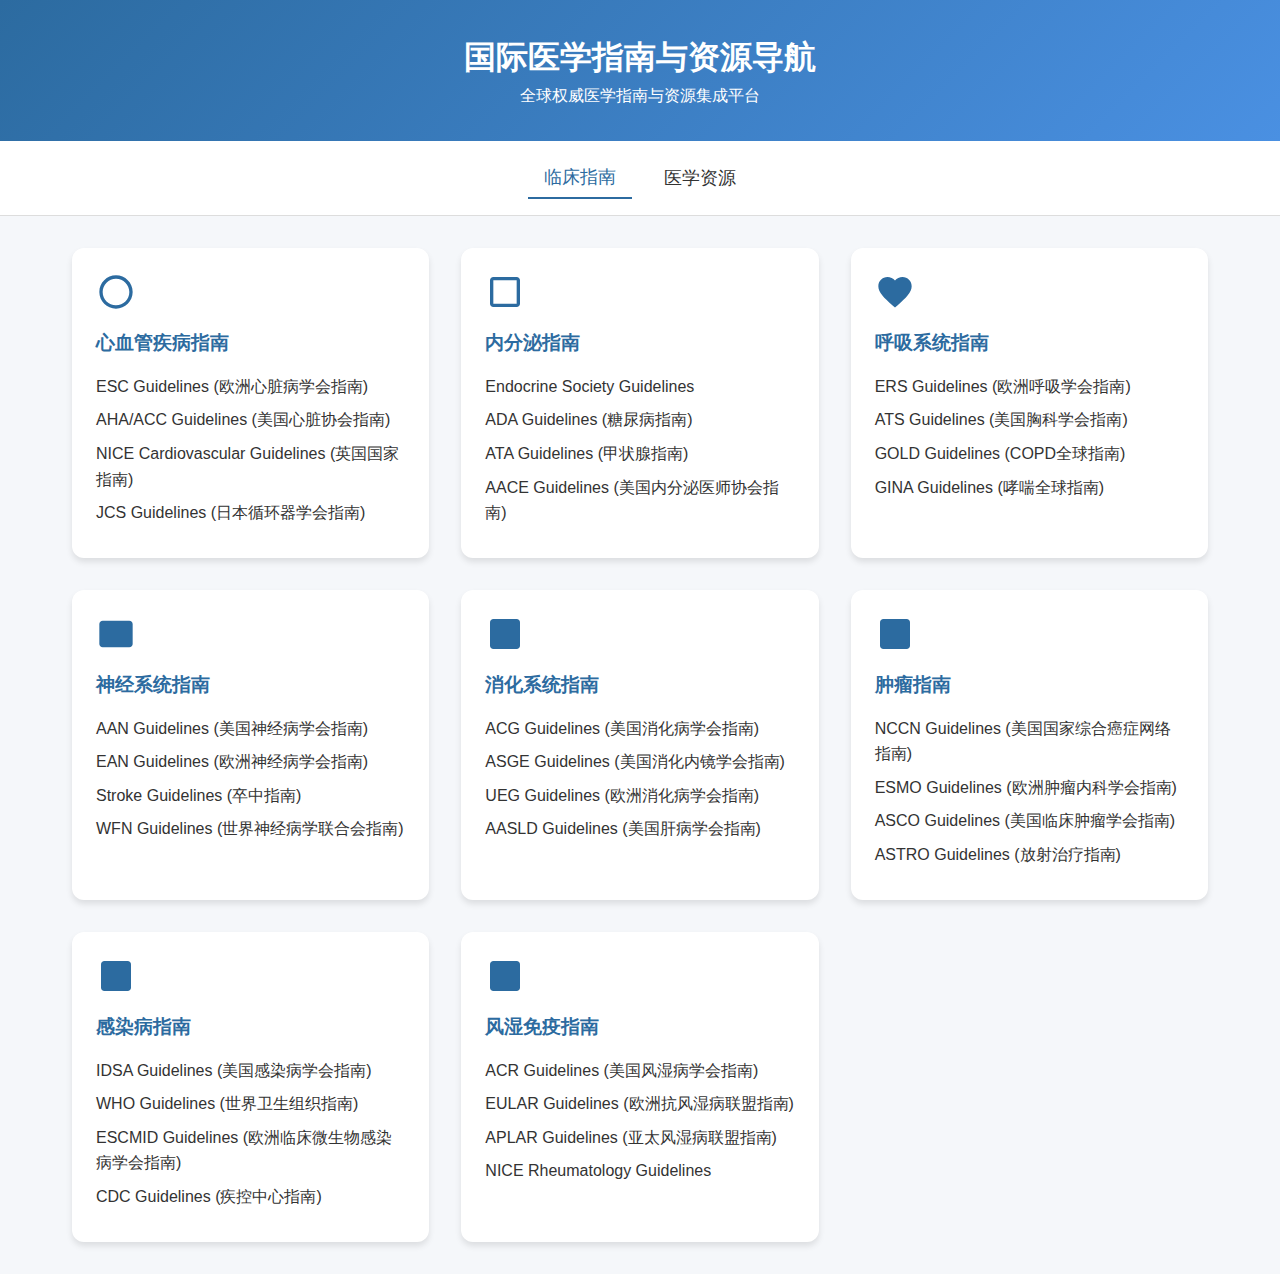
<file: index.html>
<html>
  <head>
    <base href="/" />
    <meta charset="UTF-8" />
    <meta name="viewport" content="width=device-width, initial-scale=1.0" />
    <title>国际医学指南与资源导航</title>
    <style>
      :root {
        --primary: #2c6ba0;
        --secondary: #4a90e2;
        --text: #333;
        --light: #f5f7fa;
      }

      * {
        margin: 0;
        padding: 0;
        box-sizing: border-box;
      }

      body {
        font-family: -apple-system, BlinkMacSystemFont, "Segoe UI", Roboto,
          Helvetica, Arial, sans-serif;
        line-height: 1.6;
        color: var(--text);
        background: var(--light);
      }

      header {
        background: linear-gradient(135deg, var(--primary), var(--secondary));
        color: white;
        padding: 2rem 1rem;
        text-align: center;
      }

      .nav-tabs {
        display: flex;
        justify-content: center;
        gap: 1rem;
        padding: 1rem;
        background: white;
        border-bottom: 1px solid #ddd;
      }

      .nav-tab {
        padding: 0.5rem 1rem;
        cursor: pointer;
        border: none;
        background: none;
        color: var(--text);
        font-size: 1.1rem;
        transition: color 0.3s;
      }

      .nav-tab.active {
        color: var(--primary);
        border-bottom: 2px solid var(--primary);
      }

      .guidelines-grid {
        display: grid;
        grid-template-columns: repeat(auto-fit, minmax(300px, 1fr));
        gap: 2rem;
        padding: 2rem;
        max-width: 1200px;
        margin: 0 auto;
      }

      .section {
        display: none;
      }

      .section.active {
        display: grid;
      }

      .guideline-card {
        background: white;
        border-radius: 12px;
        padding: 1.5rem;
        box-shadow: 0 4px 6px rgba(0, 0, 0, 0.1);
        transition: transform 0.3s ease;
        opacity: 0;
        transform: translateY(20px);
      }

      .guideline-card:hover {
        transform: translateY(-5px);
      }

      .category-icon {
        width: 40px;
        height: 40px;
        fill: var(--primary);
        margin-bottom: 1rem;
      }

      .guideline-card h3 {
        color: var(--primary);
        margin-bottom: 1rem;
      }

      .guidelines-list {
        list-style: none;
      }

      .guidelines-list li {
        margin-bottom: 0.5rem;
      }

      .guidelines-list a {
        color: var(--text);
        text-decoration: none;
        display: flex;
        align-items: center;
        gap: 0.5rem;
      }

      .guidelines-list a:hover {
        color: var(--secondary);
      }

      @media (max-width: 768px) {
        .guidelines-grid {
          grid-template-columns: 1fr;
        }

        .nav-tabs {
          flex-wrap: wrap;
        }
      }
    </style>
  </head>
  <body>
    <header>
      <h1>国际医学指南与资源导航</h1>
      <p>全球权威医学指南与资源集成平台</p>
    </header>

    <nav class="nav-tabs">
      <button class="nav-tab active" data-section="guidelines">临床指南</button>
      <button class="nav-tab" data-section="resources">医学资源</button>
    </nav>

    <main>
      <section id="guidelines" class="guidelines-grid section active">
        <div class="guideline-card">
          <svg class="category-icon" viewBox="0 0 24 24">
            <path
              d="M12 2C6.48 2 2 6.48 2 12s4.48 10 10 10 10-4.48 10-10S17.52 2 12 2zm0 18c-4.41 0-8-3.59-8-8s3.59-8 8-8 8 3.59 8 8-3.59 8-8 8z"
            />
          </svg>
          <h3>心血管疾病指南</h3>
          <ul class="guidelines-list">
            <li>
              <a href="https://www.escardio.org/Guidelines"
                >ESC Guidelines (欧洲心脏病学会指南)</a
              >
            </li>
            <li>
              <a href="https://professional.heart.org/guidelines"
                >AHA/ACC Guidelines (美国心脏协会指南)</a
              >
            </li>
            <li>
              <a href="https://www.nice.org.uk/guidance"
                >NICE Cardiovascular Guidelines (英国国家指南)</a
              >
            </li>
            <li>
              <a href="https://www.jcs.or.jp/english/guidelines/"
                >JCS Guidelines (日本循环器学会指南)</a
              >
            </li>
          </ul>
        </div>

        <div class="guideline-card">
          <svg class="category-icon" viewBox="0 0 24 24">
            <path
              d="M19 3H5c-1.1 0-2 .9-2 2v14c0 1.1.9 2 2 2h14c1.1 0 2-.9 2-2V5c0-1.1-.9-2-2-2zm0 16H5V5h14v14z"
            />
          </svg>
          <h3>内分泌指南</h3>
          <ul class="guidelines-list">
            <li>
              <a href="https://www.endocrine.org/clinical-practice-guidelines"
                >Endocrine Society Guidelines</a
              >
            </li>
            <li>
              <a
                href="https://professional.diabetes.org/content-page/practice-guidelines-resources"
                >ADA Guidelines (糖尿病指南)</a
              >
            </li>
            <li>
              <a
                href="https://www.thyroid.org/professionals/ata-professional-guidelines/"
                >ATA Guidelines (甲状腺指南)</a
              >
            </li>
            <li>
              <a href="https://www.aace.com/disease-state-resources"
                >AACE Guidelines (美国内分泌医师协会指南)</a
              >
            </li>
          </ul>
        </div>

        <div class="guideline-card">
          <svg class="category-icon" viewBox="0 0 24 24">
            <path
              d="M12 21.35l-1.45-1.32C5.4 15.36 2 12.28 2 8.5 2 5.42 4.42 3 7.5 3c1.74 0 3.41.81 4.5 2.09C13.09 3.81 14.76 3 16.5 3 19.58 3 22 5.42 22 8.5c0 3.78-3.4 6.86-8.55 11.54L12 21.35z"
            />
          </svg>
          <h3>呼吸系统指南</h3>
          <ul class="guidelines-list">
            <li>
              <a href="https://www.ersnet.org/guidelines"
                >ERS Guidelines (欧洲呼吸学会指南)</a
              >
            </li>
            <li>
              <a href="https://www.thoracic.org/statements/"
                >ATS Guidelines (美国胸科学会指南)</a
              >
            </li>
            <li>
              <a
                href="https://goldcopd.org/guidelines-global-strategy-for-diagnosis-management/"
                >GOLD Guidelines (COPD全球指南)</a
              >
            </li>
            <li>
              <a href="https://ginasthma.org/"
                >GINA Guidelines (哮喘全球指南)</a
              >
            </li>
          </ul>
        </div>

        <div class="guideline-card">
          <svg class="category-icon" viewBox="0 0 24 24">
            <path
              d="M20 4H4c-1.1 0-2 .9-2 2v12c0 1.1.9 2 2 2h16c1.1 0 2-.9 2-2V6c0-1.1-.9-2-2-2z"
            />
          </svg>
          <h3>神经系统指南</h3>
          <ul class="guidelines-list">
            <li>
              <a href="https://www.aan.com/practice/guidelines"
                >AAN Guidelines (美国神经病学会指南)</a
              >
            </li>
            <li>
              <a href="https://www.eaneurology.org/guidelines"
                >EAN Guidelines (欧洲神经病学会指南)</a
              >
            </li>
            <li>
              <a href="https://professional.heart.org/stroke"
                >Stroke Guidelines (卒中指南)</a
              >
            </li>
            <li>
              <a href="https://www.wfneurology.org/guidelines"
                >WFN Guidelines (世界神经病学联合会指南)</a
              >
            </li>
          </ul>
        </div>

        <div class="guideline-card">
          <svg class="category-icon" viewBox="0 0 24 24">
            <path
              d="M19 3H5c-1.1 0-2 .9-2 2v14c0 1.1.9 2 2 2h14c1.1 0 2-.9 2-2V5c0-1.1-.9-2-2-2z"
            />
          </svg>
          <h3>消化系统指南</h3>
          <ul class="guidelines-list">
            <li>
              <a href="https://www.gastro.org/guidelines"
                >ACG Guidelines (美国消化病学会指南)</a
              >
            </li>
            <li>
              <a href="https://www.asge.org/home/guidelines"
                >ASGE Guidelines (美国消化内镜学会指南)</a
              >
            </li>
            <li>
              <a href="https://www.ueg.eu/guidelines/"
                >UEG Guidelines (欧洲消化病学会指南)</a
              >
            </li>
            <li>
              <a href="https://www.aasld.org/practice-guidelines"
                >AASLD Guidelines (美国肝病学会指南)</a
              >
            </li>
          </ul>
        </div>

        <div class="guideline-card">
          <svg class="category-icon" viewBox="0 0 24 24">
            <path
              d="M19 3H5c-1.1 0-2 .9-2 2v14c0 1.1.9 2 2 2h14c1.1 0 2-.9 2-2V5c0-1.1-.9-2-2-2z"
            />
          </svg>
          <h3>肿瘤指南</h3>
          <ul class="guidelines-list">
            <li>
              <a href="https://www.nccn.org/guidelines/"
                >NCCN Guidelines (美国国家综合癌症网络指南)</a
              >
            </li>
            <li>
              <a href="https://www.esmo.org/guidelines"
                >ESMO Guidelines (欧洲肿瘤内科学会指南)</a
              >
            </li>
            <li>
              <a href="https://www.asco.org/practice-guidelines"
                >ASCO Guidelines (美国临床肿瘤学会指南)</a
              >
            </li>
            <li>
              <a href="https://www.astro.org/guidelines"
                >ASTRO Guidelines (放射治疗指南)</a
              >
            </li>
          </ul>
        </div>

        <div class="guideline-card">
          <svg class="category-icon" viewBox="0 0 24 24">
            <path
              d="M19 3H5c-1.1 0-2 .9-2 2v14c0 1.1.9 2 2 2h14c1.1 0 2-.9 2-2V5c0-1.1-.9-2-2-2z"
            />
          </svg>
          <h3>感染病指南</h3>
          <ul class="guidelines-list">
            <li>
              <a href="https://www.idsociety.org/practice-guidelines"
                >IDSA Guidelines (美国感染病学会指南)</a
              >
            </li>
            <li>
              <a href="https://www.who.int/publications/guidelines"
                >WHO Guidelines (世界卫生组织指南)</a
              >
            </li>
            <li>
              <a href="https://www.escmid.org/guidelines"
                >ESCMID Guidelines (欧洲临床微生物感染病学会指南)</a
              >
            </li>
            <li>
              <a href="https://www.cdc.gov/infectioncontrol/guidelines/"
                >CDC Guidelines (疾控中心指南)</a
              >
            </li>
          </ul>
        </div>

        <div class="guideline-card">
          <svg class="category-icon" viewBox="0 0 24 24">
            <path
              d="M19 3H5c-1.1 0-2 .9-2 2v14c0 1.1.9 2 2 2h14c1.1 0 2-.9 2-2V5c0-1.1-.9-2-2-2z"
            />
          </svg>
          <h3>风湿免疫指南</h3>
          <ul class="guidelines-list">
            <li>
              <a
                href="https://www.rheumatology.org/Practice-Quality/Clinical-Support/Clinical-Practice-Guidelines"
                >ACR Guidelines (美国风湿病学会指南)</a
              >
            </li>
            <li>
              <a href="https://www.eular.org/recommendations_management.cfm"
                >EULAR Guidelines (欧洲抗风湿病联盟指南)</a
              >
            </li>
            <li>
              <a href="https://www.aplar.org/guidelines/"
                >APLAR Guidelines (亚太风湿病联盟指南)</a
              >
            </li>
            <li>
              <a
                href="https://www.nice.org.uk/guidance/conditions-and-diseases/musculoskeletal-conditions"
                >NICE Rheumatology Guidelines</a
              >
            </li>
          </ul>
        </div>
      </section>

      <section id="resources" class="guidelines-grid section">
        <div class="guideline-card">
          <svg class="category-icon" viewBox="0 0 24 24">
            <path
              d="M12 21.35l-1.45-1.32C5.4 15.36 2 12.28 2 8.5 2 5.42 4.42 3 7.5 3c1.74 0 3.41.81 4.5 2.09C13.09 3.81 14.76 3 16.5 3 19.58 3 22 5.42 22 8.5c0 3.78-3.4 6.86-8.55 11.54L12 21.35z"
            />
          </svg>
          <h3>医学期刊数据库</h3>
          <ul class="guidelines-list">
            <li>
              <a href="https://pubmed.ncbi.nlm.nih.gov/">PubMed Central</a>
            </li>
            <li><a href="https://www.sciencedirect.com/">Science Direct</a></li>
            <li>
              <a href="https://www.cochranelibrary.com/">Cochrane Library</a>
            </li>
            <li><a href="https://www.embase.com/">EMBASE</a></li>
          </ul>
        </div>

        <div class="guideline-card">
          <svg class="category-icon" viewBox="0 0 24 24">
            <path
              d="M12 2C6.48 2 2 6.48 2 12s4.48 10 10 10 10-4.48 10-10S17.52 2 12 2zm0 18c-4.41 0-8-3.59-8-8s3.59-8 8-8 8 3.59 8 8-3.59 8-8 8z"
            />
          </svg>
          <h3>顶级医学期刊</h3>
          <ul class="guidelines-list">
            <li>
              <a href="https://www.nejm.org/"
                >New England Journal of Medicine</a
              >
            </li>
            <li><a href="https://www.thelancet.com/">The Lancet</a></li>
            <li><a href="https://jamanetwork.com/">JAMA Network</a></li>
            <li><a href="https://www.bmj.com/">The BMJ</a></li>
          </ul>
        </div>

        <div class="guideline-card">
          <svg class="category-icon" viewBox="0 0 24 24">
            <path
              d="M19 3H5c-1.1 0-2 .9-2 2v14c0 1.1.9 2 2 2h14c1.1 0 2-.9 2-2V5c0-1.1-.9-2-2-2z"
            />
          </svg>
          <h3>医学教育资源</h3>
          <ul class="guidelines-list">
            <li>
              <a href="https://www.uptodate.com/"
                >UpToDate (循证医学决策支持)</a
              >
            </li>
            <li>
              <a href="https://www.medscape.com/">Medscape (医学新闻和教育)</a>
            </li>
            <li><a href="https://www.webmd.com/">WebMD (医学健康资讯)</a></li>
            <li>
              <a href="https://medlineplus.gov/"
                >MedlinePlus (美国国家医学图书馆资源)</a
              >
            </li>
            <li>
              <a href="https://www.mayoclinic.org/"
                >Mayo Clinic (梅奥诊所资源)</a
              >
            </li>
            <li>
              <a href="https://www.healthline.com/"
                >Healthline (健康医疗资讯)</a
              >
            </li>
            <li>
              <a href="https://my.clevelandclinic.org/"
                >Cleveland Clinic (克利夫兰诊所资源)</a
              >
            </li>
            <li>
              <a href="https://www.msdmanuals.cn/"
                >MSD Manual (默沙东诊疗手册)</a
              >
            </li>
          </ul>
        </div>

        <div class="guideline-card">
          <svg class="category-icon" viewBox="0 0 24 24">
            <path
              d="M20 4H4c-1.1 0-2 .9-2 2v12c0 1.1.9 2 2 2h16c1.1 0 2-.9 2-2V6c0-1.1-.9-2-2-2z"
            />
          </svg>
          <h3>药物信息数据库</h3>
          <ul class="guidelines-list">
            <li><a href="https://www.drugs.com/">Drugs.com</a></li>
            <li>
              <a href="https://reference.medscape.com/drugs"
                >Medscape Drug Reference</a
              >
            </li>
            <li>
              <a href="https://www.micromedexsolutions.com/">Micromedex</a>
            </li>
            <li>
              <a href="https://www.accessdata.fda.gov/scripts/cder/daf/"
                >FDA Drugs Database</a
              >
            </li>
          </ul>
        </div>
      </section>
    </main>

    <script>
      window.addEventListener("load", function () {
        // Initialize card animations
        document.querySelectorAll(".guideline-card").forEach((card, index) => {
          setTimeout(() => {
            card.style.opacity = "1";
            card.style.transform = "translateY(0)";
          }, index * 100);
        });

        // Tab switching functionality
        const tabs = document.querySelectorAll(".nav-tab");
        const sections = document.querySelectorAll(".section");

        tabs.forEach((tab) => {
          tab.addEventListener("click", () => {
            // Remove active class from all tabs and sections
            tabs.forEach((t) => t.classList.remove("active"));
            sections.forEach((s) => s.classList.remove("active"));

            // Add active class to clicked tab and corresponding section
            tab.classList.add("active");
            const sectionId = tab.getAttribute("data-section");
            document.getElementById(sectionId).classList.add("active");

            // Reinitialize card animations for newly visible section
            document
              .querySelectorAll(`#${sectionId} .guideline-card`)
              .forEach((card, index) => {
                card.style.opacity = "0";
                card.style.transform = "translateY(20px)";
                setTimeout(() => {
                  card.style.opacity = "1";
                  card.style.transform = "translateY(0)";
                }, index * 100);
              });
          });
        });
      });
    </script>
  </body>
</html>
</file>
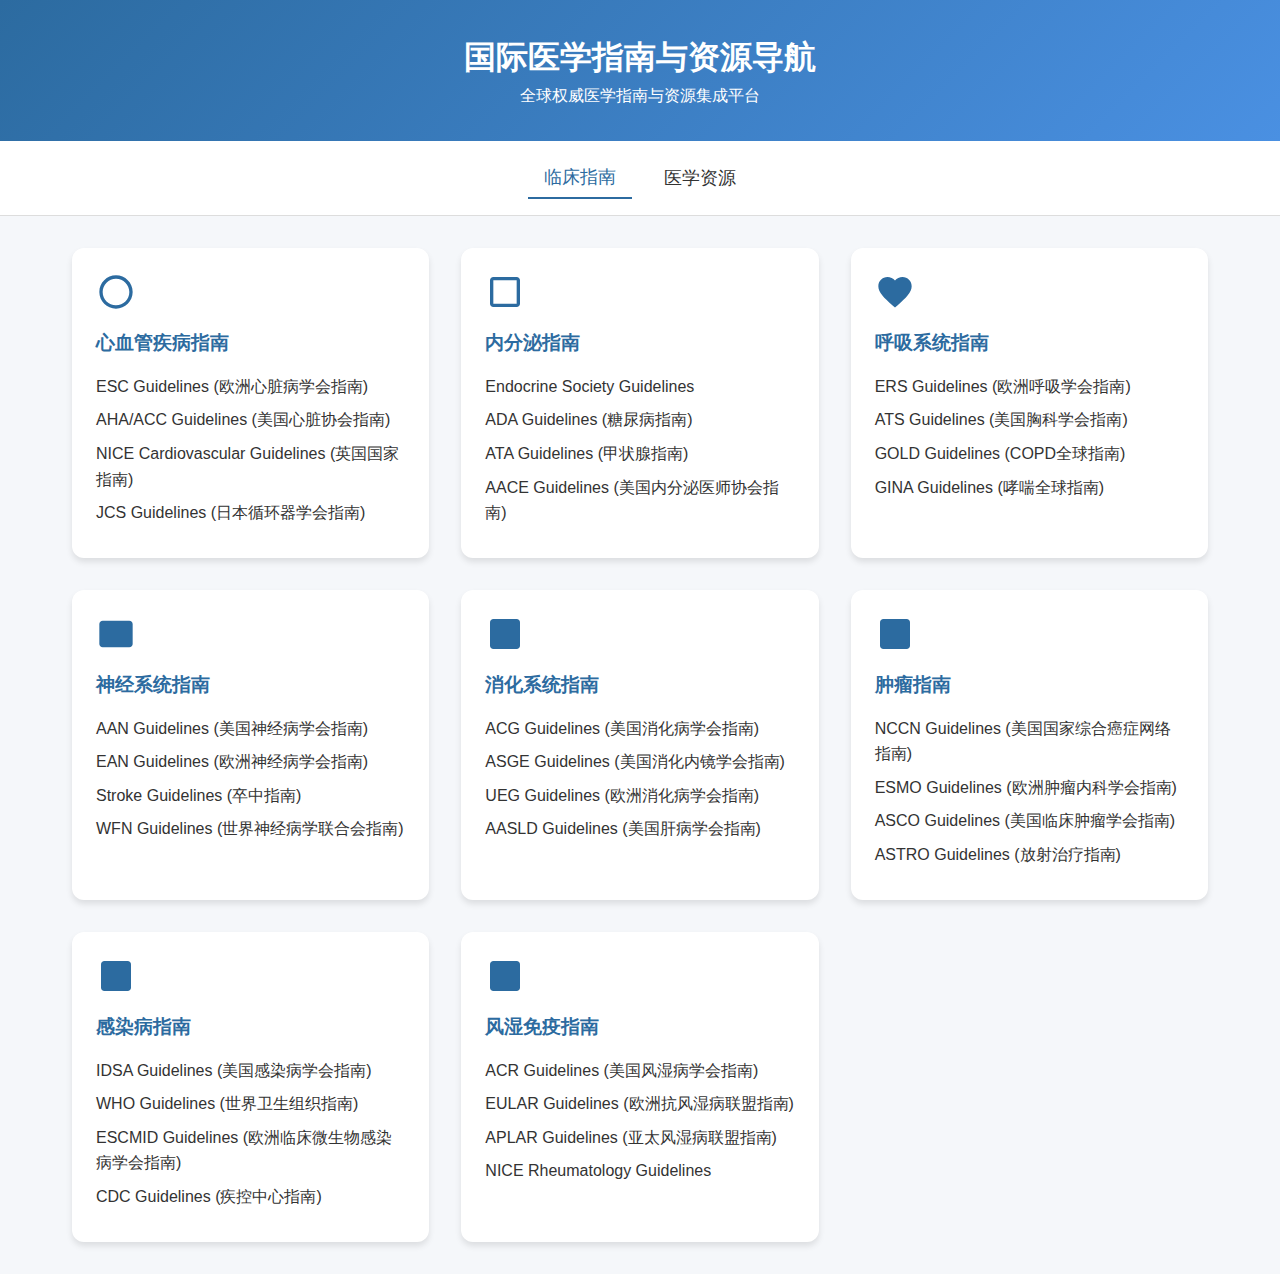
<file: JeQhuRcQrRKLnV4ZY.html>
<html><head><base href="/" /><meta charset="UTF-8"><meta name="viewport" content="width=device-width, initial-scale=1.0"><title>国际医学指南与资源导航</title>
<style>
:root {
  --primary: #2c6ba0;
  --secondary: #4a90e2;
  --text: #333;
  --light: #f5f7fa;
}

* {
  margin: 0;
  padding: 0;
  box-sizing: border-box;
}

body {
  font-family: -apple-system, BlinkMacSystemFont, "Segoe UI", Roboto, Helvetica, Arial, sans-serif;
  line-height: 1.6;
  color: var(--text);
  background: var(--light);
}

header {
  background: linear-gradient(135deg, var(--primary), var(--secondary));
  color: white;
  padding: 2rem 1rem;
  text-align: center;
}

.nav-tabs {
  display: flex;
  justify-content: center;
  gap: 1rem;
  padding: 1rem;
  background: white;
  border-bottom: 1px solid #ddd;
}

.nav-tab {
  padding: 0.5rem 1rem;
  cursor: pointer;
  border: none;
  background: none;
  color: var(--text);
  font-size: 1.1rem;
  transition: color 0.3s;
}

.nav-tab.active {
  color: var(--primary);
  border-bottom: 2px solid var(--primary);
}

.guidelines-grid {
  display: grid;
  grid-template-columns: repeat(auto-fit, minmax(300px, 1fr));
  gap: 2rem;
  padding: 2rem;
  max-width: 1200px;
  margin: 0 auto;
}

.section {
  display: none;
}

.section.active {
  display: grid;
}

.guideline-card {
  background: white;
  border-radius: 12px;
  padding: 1.5rem;
  box-shadow: 0 4px 6px rgba(0,0,0,0.1);
  transition: transform 0.3s ease;
  opacity: 0;
  transform: translateY(20px);
}

.guideline-card:hover {
  transform: translateY(-5px);
}

.category-icon {
  width: 40px;
  height: 40px;
  fill: var(--primary);
  margin-bottom: 1rem;
}

.guideline-card h3 {
  color: var(--primary);
  margin-bottom: 1rem;
}

.guidelines-list {
  list-style: none;
}

.guidelines-list li {
  margin-bottom: 0.5rem;
}

.guidelines-list a {
  color: var(--text);
  text-decoration: none;
  display: flex;
  align-items: center;
  gap: 0.5rem;
}

.guidelines-list a:hover {
  color: var(--secondary);
}

@media (max-width: 768px) {
  .guidelines-grid {
    grid-template-columns: 1fr;
  }
  
  .nav-tabs {
    flex-wrap: wrap;
  }
}
</style>
</head>
<body>
  <header>
    <h1>国际医学指南与资源导航</h1>
    <p>全球权威医学指南与资源集成平台</p>
  </header>

  <nav class="nav-tabs">
    <button class="nav-tab active" data-section="guidelines">临床指南</button>
    <button class="nav-tab" data-section="resources">医学资源</button>
  </nav>

  <main>
    <section id="guidelines" class="guidelines-grid section active">
      <div class="guideline-card">
        <svg class="category-icon" viewBox="0 0 24 24">
          <path d="M12 2C6.48 2 2 6.48 2 12s4.48 10 10 10 10-4.48 10-10S17.52 2 12 2zm0 18c-4.41 0-8-3.59-8-8s3.59-8 8-8 8 3.59 8 8-3.59 8-8 8z"/>
        </svg>
        <h3>心血管疾病指南</h3>
        <ul class="guidelines-list">
          <li><a href="https://www.escardio.org/Guidelines">ESC Guidelines (欧洲心脏病学会指南)</a></li>
          <li><a href="https://professional.heart.org/guidelines">AHA/ACC Guidelines (美国心脏协会指南)</a></li>
          <li><a href="https://www.nice.org.uk/guidance">NICE Cardiovascular Guidelines (英国国家指南)</a></li>
          <li><a href="https://www.jcs.or.jp/english/guidelines/">JCS Guidelines (日本循环器学会指南)</a></li>
        </ul>
      </div>

      <div class="guideline-card">
        <svg class="category-icon" viewBox="0 0 24 24">
          <path d="M19 3H5c-1.1 0-2 .9-2 2v14c0 1.1.9 2 2 2h14c1.1 0 2-.9 2-2V5c0-1.1-.9-2-2-2zm0 16H5V5h14v14z"/>
        </svg>
        <h3>内分泌指南</h3>
        <ul class="guidelines-list">
          <li><a href="https://www.endocrine.org/clinical-practice-guidelines">Endocrine Society Guidelines</a></li>
          <li><a href="https://professional.diabetes.org/content-page/practice-guidelines-resources">ADA Guidelines (糖尿病指南)</a></li>
          <li><a href="https://www.thyroid.org/professionals/ata-professional-guidelines/">ATA Guidelines (甲状腺指南)</a></li>
          <li><a href="https://www.aace.com/disease-state-resources">AACE Guidelines (美国内分泌医师协会指南)</a></li>
        </ul>
      </div>

      <div class="guideline-card">
        <svg class="category-icon" viewBox="0 0 24 24">
          <path d="M12 21.35l-1.45-1.32C5.4 15.36 2 12.28 2 8.5 2 5.42 4.42 3 7.5 3c1.74 0 3.41.81 4.5 2.09C13.09 3.81 14.76 3 16.5 3 19.58 3 22 5.42 22 8.5c0 3.78-3.4 6.86-8.55 11.54L12 21.35z"/>
        </svg>
        <h3>呼吸系统指南</h3>
        <ul class="guidelines-list">
          <li><a href="https://www.ersnet.org/guidelines">ERS Guidelines (欧洲呼吸学会指南)</a></li>
          <li><a href="https://www.thoracic.org/statements/">ATS Guidelines (美国胸科学会指南)</a></li>
          <li><a href="https://goldcopd.org/guidelines-global-strategy-for-diagnosis-management/">GOLD Guidelines (COPD全球指南)</a></li>
          <li><a href="https://ginasthma.org/">GINA Guidelines (哮喘全球指南)</a></li>
        </ul>
      </div>

      <div class="guideline-card">
        <svg class="category-icon" viewBox="0 0 24 24">
          <path d="M20 4H4c-1.1 0-2 .9-2 2v12c0 1.1.9 2 2 2h16c1.1 0 2-.9 2-2V6c0-1.1-.9-2-2-2z"/>
        </svg>
        <h3>神经系统指南</h3>
        <ul class="guidelines-list">
          <li><a href="https://www.aan.com/practice/guidelines">AAN Guidelines (美国神经病学会指南)</a></li>
          <li><a href="https://www.eaneurology.org/guidelines">EAN Guidelines (欧洲神经病学会指南)</a></li>
          <li><a href="https://professional.heart.org/stroke">Stroke Guidelines (卒中指南)</a></li>
          <li><a href="https://www.wfneurology.org/guidelines">WFN Guidelines (世界神经病学联合会指南)</a></li>
        </ul>
      </div>

      <div class="guideline-card">
        <svg class="category-icon" viewBox="0 0 24 24">
          <path d="M19 3H5c-1.1 0-2 .9-2 2v14c0 1.1.9 2 2 2h14c1.1 0 2-.9 2-2V5c0-1.1-.9-2-2-2z"/>
        </svg>
        <h3>消化系统指南</h3>
        <ul class="guidelines-list">
          <li><a href="https://www.gastro.org/guidelines">ACG Guidelines (美国消化病学会指南)</a></li>
          <li><a href="https://www.asge.org/home/guidelines">ASGE Guidelines (美国消化内镜学会指南)</a></li>
          <li><a href="https://www.ueg.eu/guidelines/">UEG Guidelines (欧洲消化病学会指南)</a></li>
          <li><a href="https://www.aasld.org/practice-guidelines">AASLD Guidelines (美国肝病学会指南)</a></li>
        </ul>
      </div>

      <div class="guideline-card">
        <svg class="category-icon" viewBox="0 0 24 24">
          <path d="M19 3H5c-1.1 0-2 .9-2 2v14c0 1.1.9 2 2 2h14c1.1 0 2-.9 2-2V5c0-1.1-.9-2-2-2z"/>
        </svg>
        <h3>肿瘤指南</h3>
        <ul class="guidelines-list">
          <li><a href="https://www.nccn.org/guidelines/">NCCN Guidelines (美国国家综合癌症网络指南)</a></li>
          <li><a href="https://www.esmo.org/guidelines">ESMO Guidelines (欧洲肿瘤内科学会指南)</a></li>
          <li><a href="https://www.asco.org/practice-guidelines">ASCO Guidelines (美国临床肿瘤学会指南)</a></li>
          <li><a href="https://www.astro.org/guidelines">ASTRO Guidelines (放射治疗指南)</a></li>
        </ul>
      </div>

      <div class="guideline-card">
        <svg class="category-icon" viewBox="0 0 24 24">
          <path d="M19 3H5c-1.1 0-2 .9-2 2v14c0 1.1.9 2 2 2h14c1.1 0 2-.9 2-2V5c0-1.1-.9-2-2-2z"/>
        </svg>
        <h3>感染病指南</h3>
        <ul class="guidelines-list">
          <li><a href="https://www.idsociety.org/practice-guidelines">IDSA Guidelines (美国感染病学会指南)</a></li>
          <li><a href="https://www.who.int/publications/guidelines">WHO Guidelines (世界卫生组织指南)</a></li>
          <li><a href="https://www.escmid.org/guidelines">ESCMID Guidelines (欧洲临床微生物感染病学会指南)</a></li>
          <li><a href="https://www.cdc.gov/infectioncontrol/guidelines/">CDC Guidelines (疾控中心指南)</a></li>
        </ul>
      </div>

      <div class="guideline-card">
        <svg class="category-icon" viewBox="0 0 24 24">
          <path d="M19 3H5c-1.1 0-2 .9-2 2v14c0 1.1.9 2 2 2h14c1.1 0 2-.9 2-2V5c0-1.1-.9-2-2-2z"/>
        </svg>
        <h3>风湿免疫指南</h3>
        <ul class="guidelines-list">
          <li><a href="https://www.rheumatology.org/Practice-Quality/Clinical-Support/Clinical-Practice-Guidelines">ACR Guidelines (美国风湿病学会指南)</a></li>
          <li><a href="https://www.eular.org/recommendations_management.cfm">EULAR Guidelines (欧洲抗风湿病联盟指南)</a></li>
          <li><a href="https://www.aplar.org/guidelines/">APLAR Guidelines (亚太风湿病联盟指南)</a></li>
          <li><a href="https://www.nice.org.uk/guidance/conditions-and-diseases/musculoskeletal-conditions">NICE Rheumatology Guidelines</a></li>
        </ul>
      </div>
    </section>

    <section id="resources" class="guidelines-grid section">
      <div class="guideline-card">
        <svg class="category-icon" viewBox="0 0 24 24">
          <path d="M12 21.35l-1.45-1.32C5.4 15.36 2 12.28 2 8.5 2 5.42 4.42 3 7.5 3c1.74 0 3.41.81 4.5 2.09C13.09 3.81 14.76 3 16.5 3 19.58 3 22 5.42 22 8.5c0 3.78-3.4 6.86-8.55 11.54L12 21.35z"/>
        </svg>
        <h3>医学期刊数据库</h3>
        <ul class="guidelines-list">
          <li><a href="https://pubmed.ncbi.nlm.nih.gov/">PubMed Central</a></li>
          <li><a href="https://www.sciencedirect.com/">Science Direct</a></li>
          <li><a href="https://www.cochranelibrary.com/">Cochrane Library</a></li>
          <li><a href="https://www.embase.com/">EMBASE</a></li>
        </ul>
      </div>

      <div class="guideline-card">
        <svg class="category-icon" viewBox="0 0 24 24">
          <path d="M12 2C6.48 2 2 6.48 2 12s4.48 10 10 10 10-4.48 10-10S17.52 2 12 2zm0 18c-4.41 0-8-3.59-8-8s3.59-8 8-8 8 3.59 8 8-3.59 8-8 8z"/>
        </svg>
        <h3>顶级医学期刊</h3>
        <ul class="guidelines-list">
          <li><a href="https://www.nejm.org/">New England Journal of Medicine</a></li>
          <li><a href="https://www.thelancet.com/">The Lancet</a></li>
          <li><a href="https://jamanetwork.com/">JAMA Network</a></li>
          <li><a href="https://www.bmj.com/">The BMJ</a></li>
        </ul>
      </div>

      <div class="guideline-card">
        <svg class="category-icon" viewBox="0 0 24 24">
          <path d="M19 3H5c-1.1 0-2 .9-2 2v14c0 1.1.9 2 2 2h14c1.1 0 2-.9 2-2V5c0-1.1-.9-2-2-2z"/>
        </svg>
        <h3>医学教育资源</h3>
        <ul class="guidelines-list">
          <li><a href="https://www.uptodate.com/">UpToDate</a></li>
          <li><a href="https://www.medscape.com/">Medscape</a></li>
          <li><a href="https://www.osmosis.org/">Osmosis</a></li>
          <li><a href="https://onlinemeded.org/">OnlineMedEd</a></li>
        </ul>
      </div>

      <div class="guideline-card">
        <svg class="category-icon" viewBox="0 0 24 24">
          <path d="M20 4H4c-1.1 0-2 .9-2 2v12c0 1.1.9 2 2 2h16c1.1 0 2-.9 2-2V6c0-1.1-.9-2-2-2z"/>
        </svg>
        <h3>药物信息数据库</h3>
        <ul class="guidelines-list">
          <li><a href="https://www.drugs.com/">Drugs.com</a></li>
          <li><a href="https://reference.medscape.com/drugs">Medscape Drug Reference</a></li>
          <li><a href="https://www.micromedexsolutions.com/">Micromedex</a></li>
          <li><a href="https://www.accessdata.fda.gov/scripts/cder/daf/">FDA Drugs Database</a></li>
        </ul>
      </div>
    </section>
  </main>

<script>
window.addEventListener('load', function() {
  // Initialize card animations
  document.querySelectorAll('.guideline-card').forEach((card, index) => {
    setTimeout(() => {
      card.style.opacity = '1';
      card.style.transform = 'translateY(0)';
    }, index * 100);
  });

  // Tab switching functionality
  const tabs = document.querySelectorAll('.nav-tab');
  const sections = document.querySelectorAll('.section');

  tabs.forEach(tab => {
    tab.addEventListener('click', () => {
      // Remove active class from all tabs and sections
      tabs.forEach(t => t.classList.remove('active'));
      sections.forEach(s => s.classList.remove('active'));

      // Add active class to clicked tab and corresponding section
      tab.classList.add('active');
      const sectionId = tab.getAttribute('data-section');
      document.getElementById(sectionId).classList.add('active');

      // Reinitialize card animations for newly visible section
      document.querySelectorAll(`#${sectionId} .guideline-card`).forEach((card, index) => {
        card.style.opacity = '0';
        card.style.transform = 'translateY(20px)';
        setTimeout(() => {
          card.style.opacity = '1';
          card.style.transform = 'translateY(0)';
        }, index * 100);
      });
    });
  });
});
</script>
</body></html>
</file>
